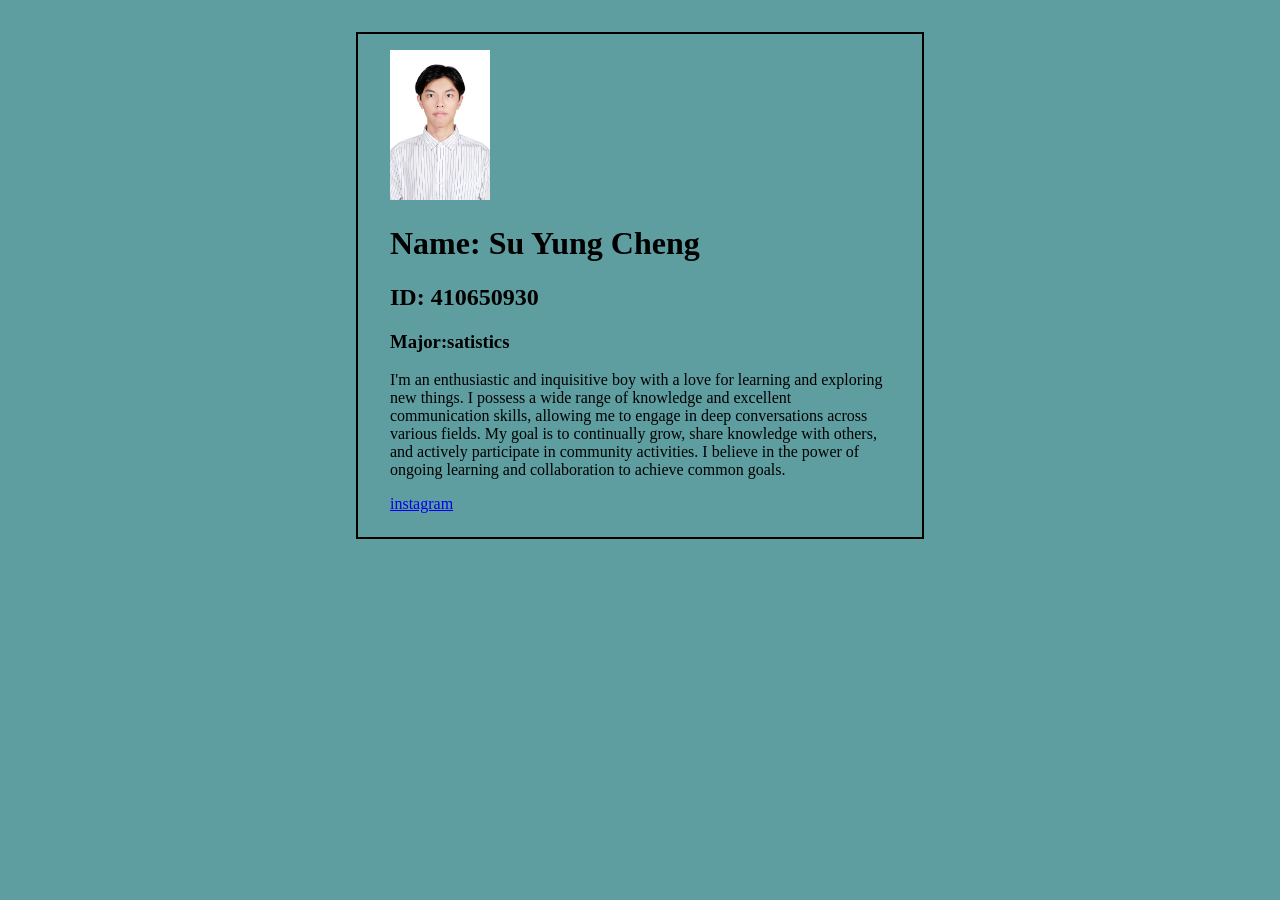
<file: demo/w01_410650930/index.html>
<!DOCTYPE html>
<html lang="en">
<head>
    <meta charset="UTF-8">
    <meta name="viewport" content="width=device-width, initial-scale=1.0">
    <title>My introduction</title>
    <style>
        body{background-color: cadetblue;}
        .container{
            max-width: 500px;
            border: 2px solid black;
            padding: 1rem 2rem 1.5rem;
            margin: 2rem auto;
        }
    </style>
</head>
<body>
    <div class="container">
        <img src="./48F4E66E-2CC8-4FEB-84D4-91986CFDBAF8.jpg" alt="" width="100"> 
        <h1>Name: Su Yung Cheng</h1>
        <h2>ID: 410650930</h2>
        <h3>Major:satistics</h3>
          <p>I'm an enthusiastic and inquisitive boy 
            with a love for learning and exploring 
            new things. I possess a wide range of 
            knowledge and excellent communication 
            skills, allowing me to engage in deep 
            conversations across various fields. 
            My goal is to continually grow, share 
            knowledge with others, and actively 
            participate in community activities. 
            I believe in the power of ongoing 
            learning and collaboration to achieve 
            common goals.
       
          </p>
        <a href="https://www.instagram.com/ychen_1229/">instagram</a> 
    </div>
 
</body>
</html>
</file>
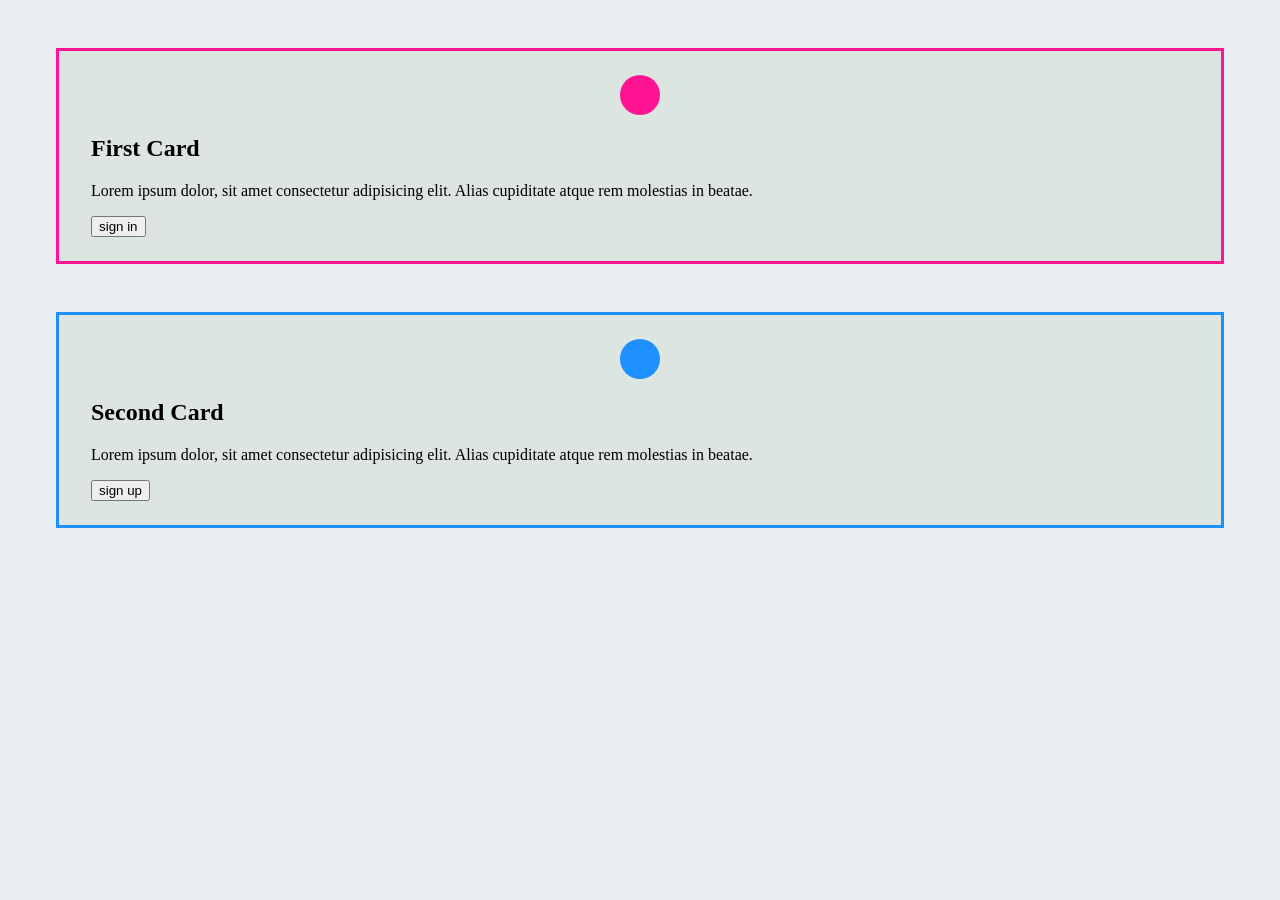
<file: demo/w03_410650930_card_demo/index.html>
<!DOCTYPE html>
<html lang="en">
<head>
    <meta charset="UTF-8">
    <meta name="viewport" content="width=device-width, initial-scale=1.0">
    <title>Card Demo</title>
    <link rel="stylesheet" href="./style_410650930.css">
</head>
<body>
   <div class="card card-1">
    <div class="icon"></div>
    <h2>First Card</h2>
    <p>Lorem ipsum dolor, sit amet consectetur adipisicing elit. 
        Alias cupiditate atque rem molestias in beatae.
    </p>
    <button class="btn">sign in</button>
   </div>

   <div class="card card-2">
    <div class="icon"></div>
    <h2>Second Card</h2>
    <p>Lorem ipsum dolor, sit amet consectetur adipisicing elit. 
        Alias cupiditate atque rem molestias in beatae.
    </p>
    <button class="btn">sign up</button>
   </div>
</body>
</html>
</file>
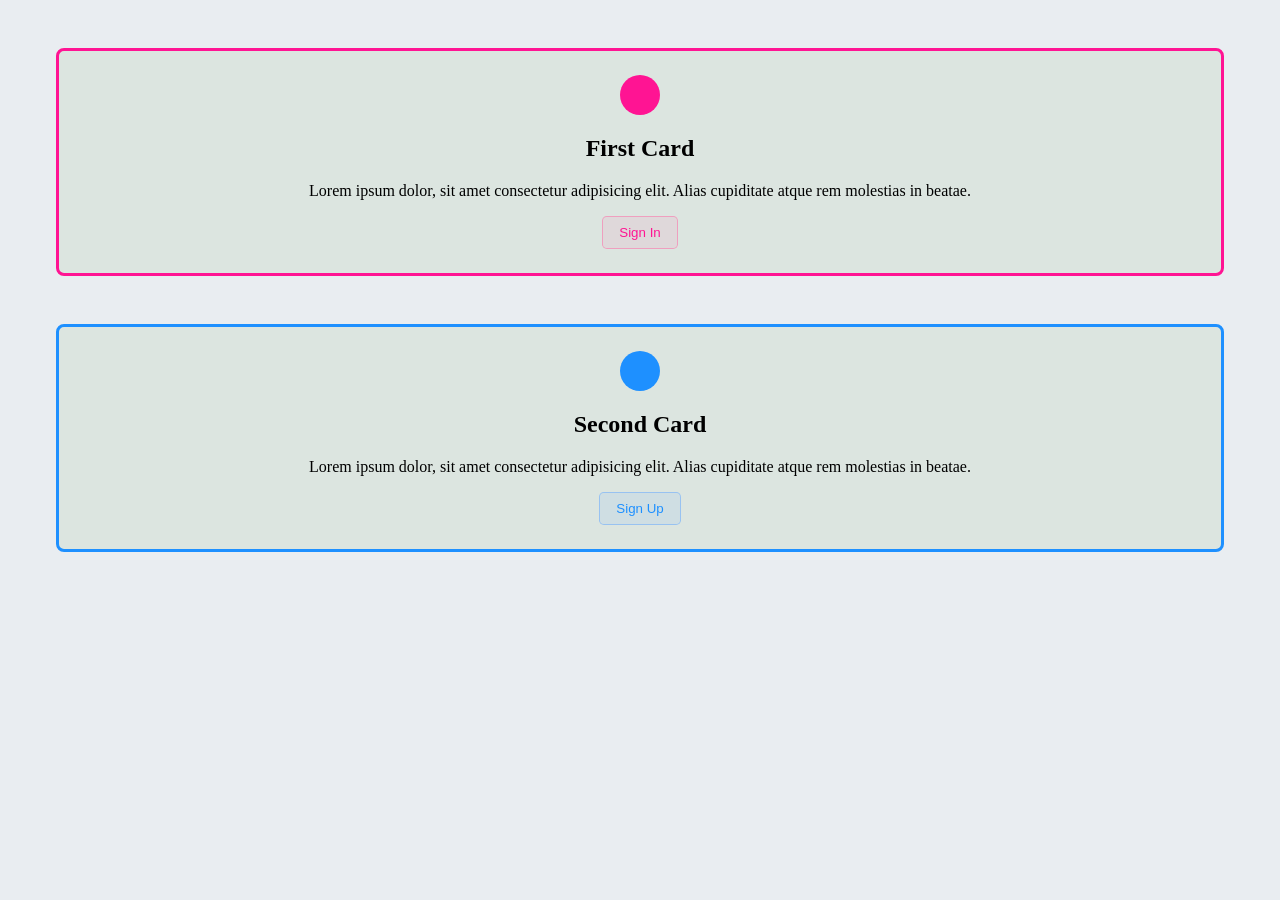
<file: demo/w04_410650930_card_demo copy/index.html>
<!DOCTYPE html>
<html lang="en">
<head>
    <meta charset="UTF-8">
    <meta name="viewport" content="width=device-width, initial-scale=1.0">
    <title>Card Demo</title>
    <link rel="stylesheet" href="./style_410650930.css">
</head>
<body>
   <div class="card card-1">
    <div class="icon"></div>
    <h2>First Card</h2>
    <p>Lorem ipsum dolor, sit amet consectetur adipisicing elit. 
        Alias cupiditate atque rem molestias in beatae.
    </p>
    <button class="btn btn-1">sign in</button>
   </div>

   <div class="card card-2">
    <div class="icon"></div>
    <h2>Second Card</h2>
    <p>Lorem ipsum dolor, sit amet consectetur adipisicing elit. 
        Alias cupiditate atque rem molestias in beatae.
    </p>
    <button class="btn btn-2">sign up</button>
   </div>
</body>
</html>
</file>
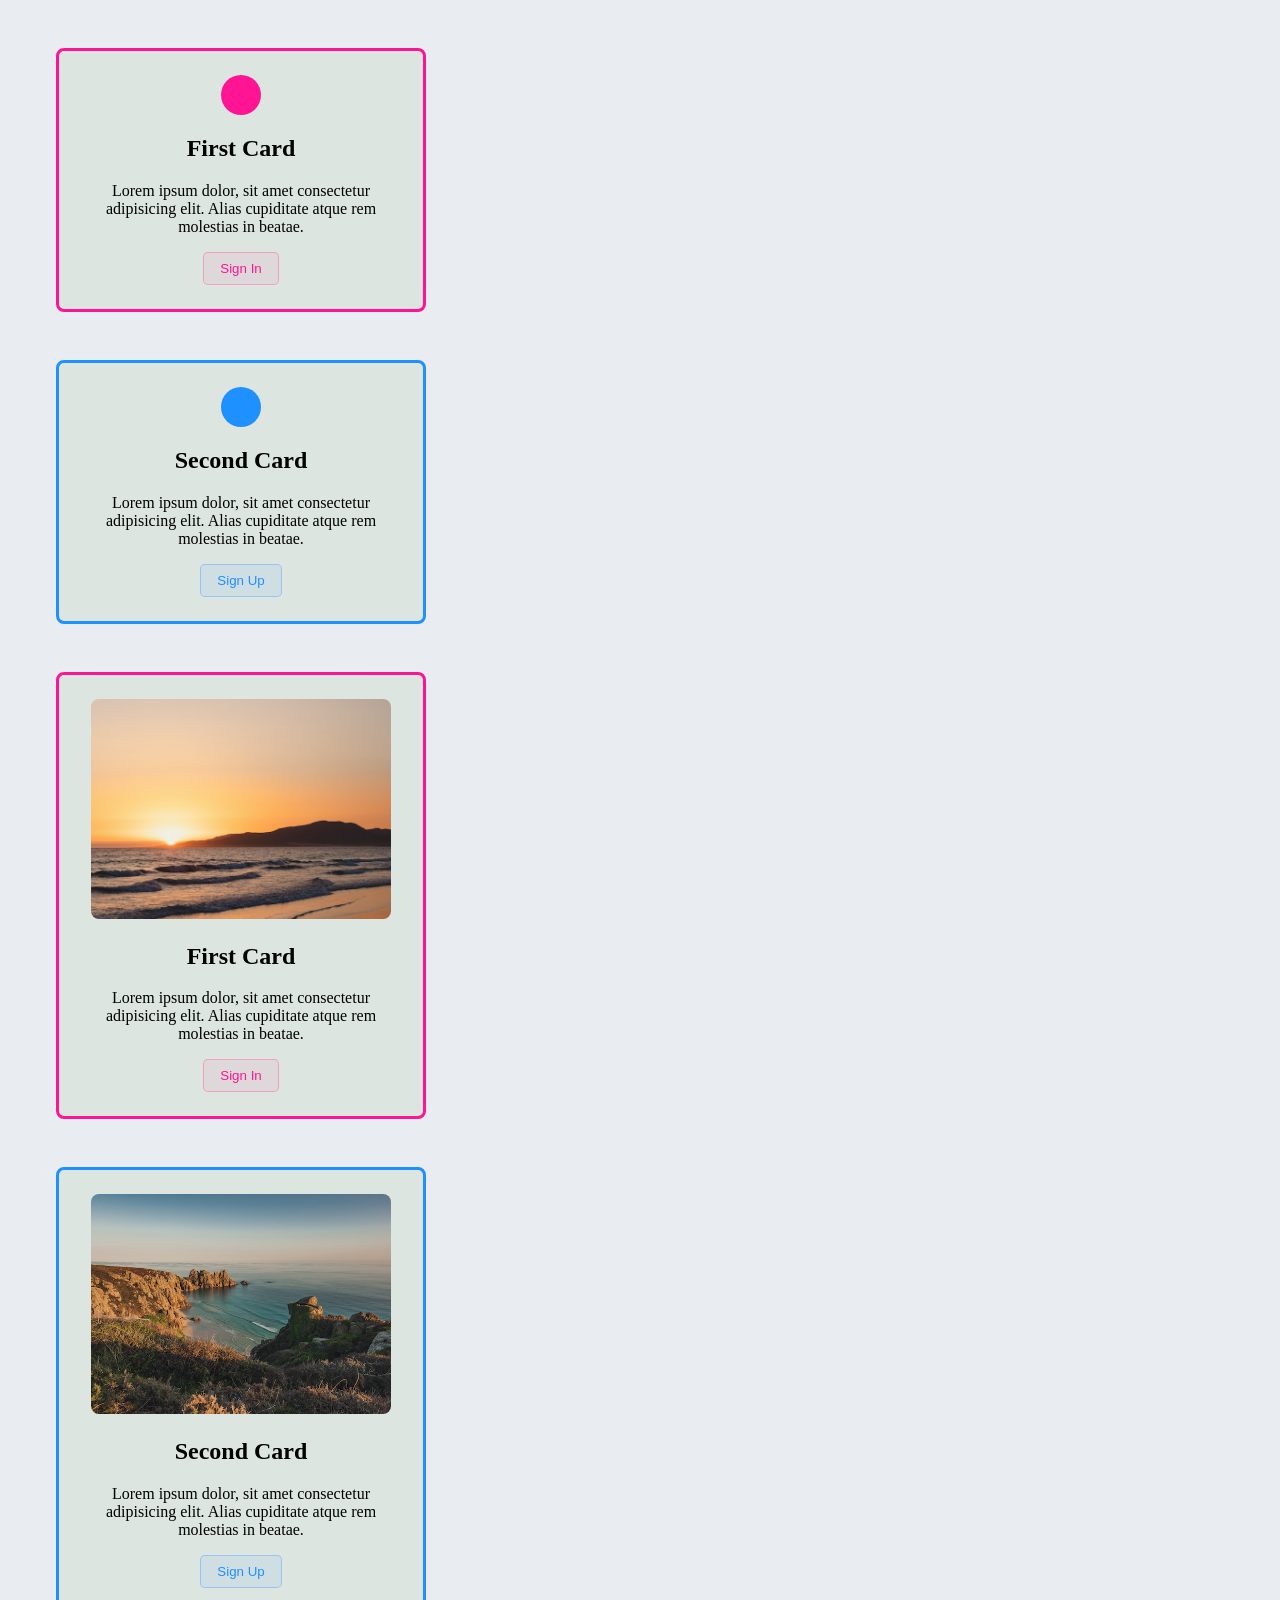
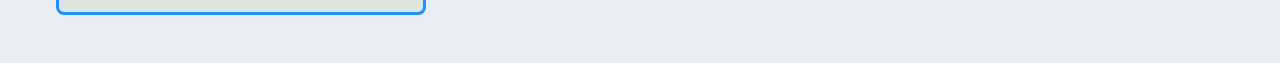
<file: demo/w04_410650930_card_demo/index.html>
<!DOCTYPE html>
<html lang="en">
<head>
    <meta charset="UTF-8">
    <meta name="viewport" content="width=device-width, initial-scale=1.0">
    <title>Card Demo</title>
    <link rel="stylesheet" href="./style_410650930.css">
</head>
<body>
    <div>
        <div class="card card-1">
            <div class="icon"></div>
            <h2>First Card</h2>
            <p>Lorem ipsum dolor, sit amet consectetur adipisicing elit. 
                Alias cupiditate atque rem molestias in beatae.
            </p>
            <button class="btn btn-1">sign in</button>
           </div>
           <div class="card card-2">
            <div class="icon"></div>
            <h2>Second Card</h2>
            <p>Lorem ipsum dolor, sit amet consectetur adipisicing elit. 
                Alias cupiditate atque rem molestias in beatae.
            </p>
            <button class="btn btn-2">sign up</button>
           </div>
    </div>
    <div>
        <div class="card card-1">
            <!-- <div class="icon"></div> -->
            <img src="./image/photo-1.jpg"class="img" alt="">
            <h2>First Card</h2>
            <p>Lorem ipsum dolor, sit amet consectetur adipisicing elit. 
                Alias cupiditate atque rem molestias in beatae.
            </p>
            <button class="btn btn-1">sign in</button>
           </div>
           <div class="card card-2">
            <!-- <div class="icon"></div> -->
            <img src="./image/photo-2.jpg" class="img">
            <h2>Second Card</h2>
            <p>Lorem ipsum dolor, sit amet consectetur adipisicing elit. 
                Alias cupiditate atque rem molestias in beatae.
            </p>
            <button class="btn btn-2">sign up</button>
           </div>
    </div>
</body>
</html>
</file>
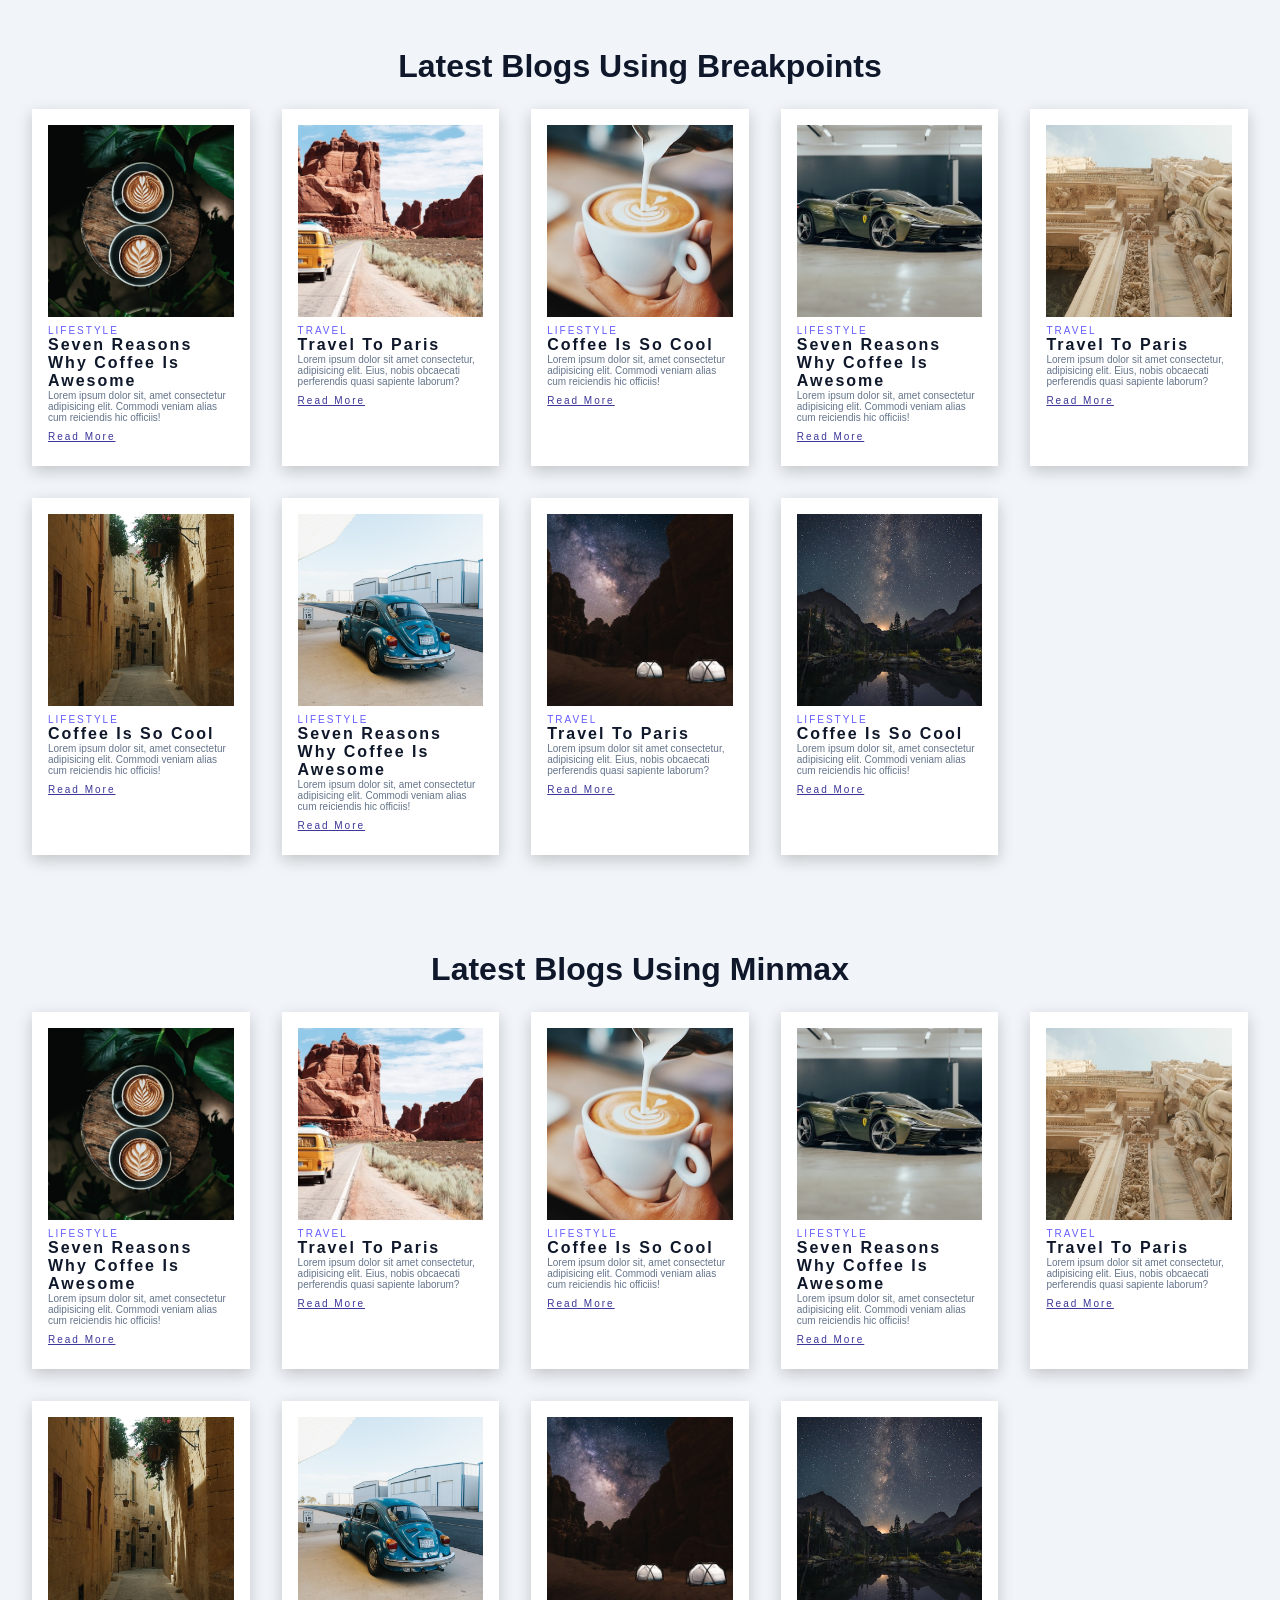
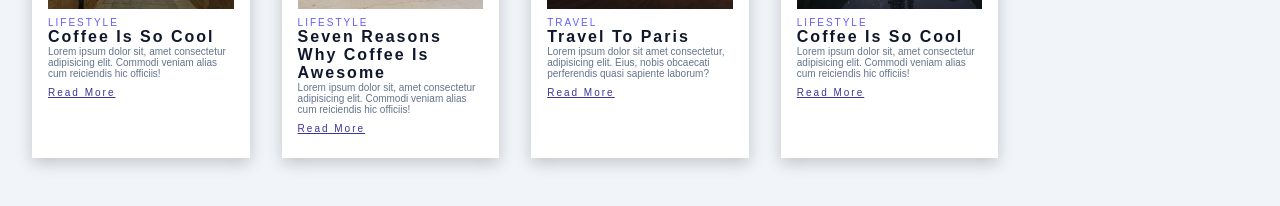
<file: demo/w06_410650930_blog/index.html>
<!DOCTYPE html>
<html lang="en">
  <head>
    <meta charset="UTF-8">
    <meta name="viewport" content="width=device-width, initial-scale=1.0">
    <link rel="stylesheet" href="./style_410650930.css">
    <title>Blog Demo</title>
  </head>
  <body>
    <section class="blogs">
        <div class="section-title">
          <h2>latest blogs using breakpoints</h2>
        </div>
        <div class="blogs-center">
            <article class="blog">
             <img src="./images/photo-1.jpg"class="img" alt="photo">
                <div class="blog-content">
                  <span>lifestyle</span>
                  <h3>seven reasons why coffee is awesome</h3>
                  <p>
                  Lorem ipsum dolor sit, amet consectetur adipisicing elit. 
                  Commodi veniam alias cum reiciendis hic officiis!
                  </p>
                  <a href="#">read more</a>
                </div>
            </article>
            <article class="blog">
                <img src="./images/photo-2.jpg"class="img" alt="photo">
                <div class="blog-content">
                    <span>travel</span>
                    <h3>travel to paris</h3>
                    <p>
                     Lorem ipsum dolor sit amet consectetur, adipisicing elit. 
                     Eius, nobis obcaecati perferendis quasi sapiente laborum?
                    </p>
                    <a href="#">read more</a>
                </div>
            </article>
            <article class="blog">
                <img src="./images/photo-3.jpg"class="img" alt="photo">
                   <div class="blog-content">
                     <span>lifestyle</span>
                     <h3>coffee is so cool</h3>
                     <p>
                     Lorem ipsum dolor sit, amet consectetur adipisicing elit. 
                     Commodi veniam alias cum reiciendis hic officiis!
                     </p>
                     <a href="#">read more</a>
                   </div>
            </article>
            <article class="blog">
                <img src="./images/photo-4.jpg"class="img" alt="photo">
                   <div class="blog-content">
                     <span>lifestyle</span>
                     <h3>seven reasons why coffee is awesome</h3>
                     <p>
                     Lorem ipsum dolor sit, amet consectetur adipisicing elit. 
                     Commodi veniam alias cum reiciendis hic officiis!
                     </p>
                     <a href="#">read more</a>
                   </div>
            </article>
            <article class="blog">
                   <img src="./images/photo-5.jpg"class="img" alt="photo">
                   <div class="blog-content">
                       <span>travel</span>
                       <h3>travel to paris</h3>
                       <p>
                        Lorem ipsum dolor sit amet consectetur, adipisicing elit. 
                        Eius, nobis obcaecati perferendis quasi sapiente laborum?
                       </p>
                       <a href="#">read more</a>
                   </div>
            </article>
            <article class="blog">
                   <img src="./images/photo-6.jpg"class="img" alt="photo">
                      <div class="blog-content">
                        <span>lifestyle</span>
                        <h3>coffee is so cool</h3>
                        <p>
                        Lorem ipsum dolor sit, amet consectetur adipisicing elit. 
                        Commodi veniam alias cum reiciendis hic officiis!
                        </p>
                        <a href="#">read more</a>
                      </div>
            </article>
            <article class="blog">
                <img src="./images/photo-7.jpg"class="img" alt="photo">
                   <div class="blog-content">
                     <span>lifestyle</span>
                     <h3>seven reasons why coffee is awesome</h3>
                     <p>
                     Lorem ipsum dolor sit, amet consectetur adipisicing elit. 
                     Commodi veniam alias cum reiciendis hic officiis!
                     </p>
                     <a href="#">read more</a>
                   </div>
            </article>
            <article class="blog">
                   <img src="./images/photo-8.jpg"class="img" alt="photo">
                   <div class="blog-content">
                       <span>travel</span>
                       <h3>travel to paris</h3>
                       <p>
                        Lorem ipsum dolor sit amet consectetur, adipisicing elit. 
                        Eius, nobis obcaecati perferendis quasi sapiente laborum?
                       </p>
                       <a href="#">read more</a>
                   </div>
            </article>
            <article class="blog">
                   <img src="./images/photo-9.jpg"class="img" alt="photo">
                      <div class="blog-content">
                        <span>lifestyle</span>
                        <h3>coffee is so cool</h3>
                        <p>
                        Lorem ipsum dolor sit, amet consectetur adipisicing elit. 
                        Commodi veniam alias cum reiciendis hic officiis!
                        </p>
                        <a href="#">read more</a>
                      </div>
            </article>   
        </div>
    </section>  
    <section class="blogs">
      <div class="section-title">
        <h2>latest blogs using minmax</h2>
      </div>
      <div class="blogs-center2">
          <article class="blog">
           <img src="./images/photo-1.jpg"class="img" alt="photo">
              <div class="blog-content">
                <span>lifestyle</span>
                <h3>seven reasons why coffee is awesome</h3>
                <p>
                Lorem ipsum dolor sit, amet consectetur adipisicing elit. 
                Commodi veniam alias cum reiciendis hic officiis!
                </p>
                <a href="#">read more</a>
              </div>
          </article>
          <article class="blog">
              <img src="./images/photo-2.jpg"class="img" alt="photo">
              <div class="blog-content">
                  <span>travel</span>
                  <h3>travel to paris</h3>
                  <p>
                   Lorem ipsum dolor sit amet consectetur, adipisicing elit. 
                   Eius, nobis obcaecati perferendis quasi sapiente laborum?
                  </p>
                  <a href="#">read more</a>
              </div>
          </article>
          <article class="blog">
              <img src="./images/photo-3.jpg"class="img" alt="photo">
                 <div class="blog-content">
                   <span>lifestyle</span>
                   <h3>coffee is so cool</h3>
                   <p>
                   Lorem ipsum dolor sit, amet consectetur adipisicing elit. 
                   Commodi veniam alias cum reiciendis hic officiis!
                   </p>
                   <a href="#">read more</a>
                 </div>
          </article>
          <article class="blog">
              <img src="./images/photo-4.jpg"class="img" alt="photo">
                 <div class="blog-content">
                   <span>lifestyle</span>
                   <h3>seven reasons why coffee is awesome</h3>
                   <p>
                   Lorem ipsum dolor sit, amet consectetur adipisicing elit. 
                   Commodi veniam alias cum reiciendis hic officiis!
                   </p>
                   <a href="#">read more</a>
                 </div>
          </article>
          <article class="blog">
                 <img src="./images/photo-5.jpg"class="img" alt="photo">
                 <div class="blog-content">
                     <span>travel</span>
                     <h3>travel to paris</h3>
                     <p>
                      Lorem ipsum dolor sit amet consectetur, adipisicing elit. 
                      Eius, nobis obcaecati perferendis quasi sapiente laborum?
                     </p>
                     <a href="#">read more</a>
                 </div>
          </article>
          <article class="blog">
                 <img src="./images/photo-6.jpg"class="img" alt="photo">
                    <div class="blog-content">
                      <span>lifestyle</span>
                      <h3>coffee is so cool</h3>
                      <p>
                      Lorem ipsum dolor sit, amet consectetur adipisicing elit. 
                      Commodi veniam alias cum reiciendis hic officiis!
                      </p>
                      <a href="#">read more</a>
                    </div>
          </article>
          <article class="blog">
              <img src="./images/photo-7.jpg"class="img" alt="photo">
                 <div class="blog-content">
                   <span>lifestyle</span>
                   <h3>seven reasons why coffee is awesome</h3>
                   <p>
                   Lorem ipsum dolor sit, amet consectetur adipisicing elit. 
                   Commodi veniam alias cum reiciendis hic officiis!
                   </p>
                   <a href="#">read more</a>
                 </div>
          </article>
          <article class="blog">
                 <img src="./images/photo-8.jpg"class="img" alt="photo">
                 <div class="blog-content">
                     <span>travel</span>
                     <h3>travel to paris</h3>
                     <p>
                      Lorem ipsum dolor sit amet consectetur, adipisicing elit. 
                      Eius, nobis obcaecati perferendis quasi sapiente laborum?
                     </p>
                     <a href="#">read more</a>
                 </div>
          </article>
          <article class="blog">
                 <img src="./images/photo-9.jpg"class="img" alt="photo">
                    <div class="blog-content">
                      <span>lifestyle</span>
                      <h3>coffee is so cool</h3>
                      <p>
                      Lorem ipsum dolor sit, amet consectetur adipisicing elit. 
                      Commodi veniam alias cum reiciendis hic officiis!
                      </p>
                      <a href="#">read more</a>
                    </div>
          </article>   
      </div>
  </section>     
  </body>
</html>
</file>
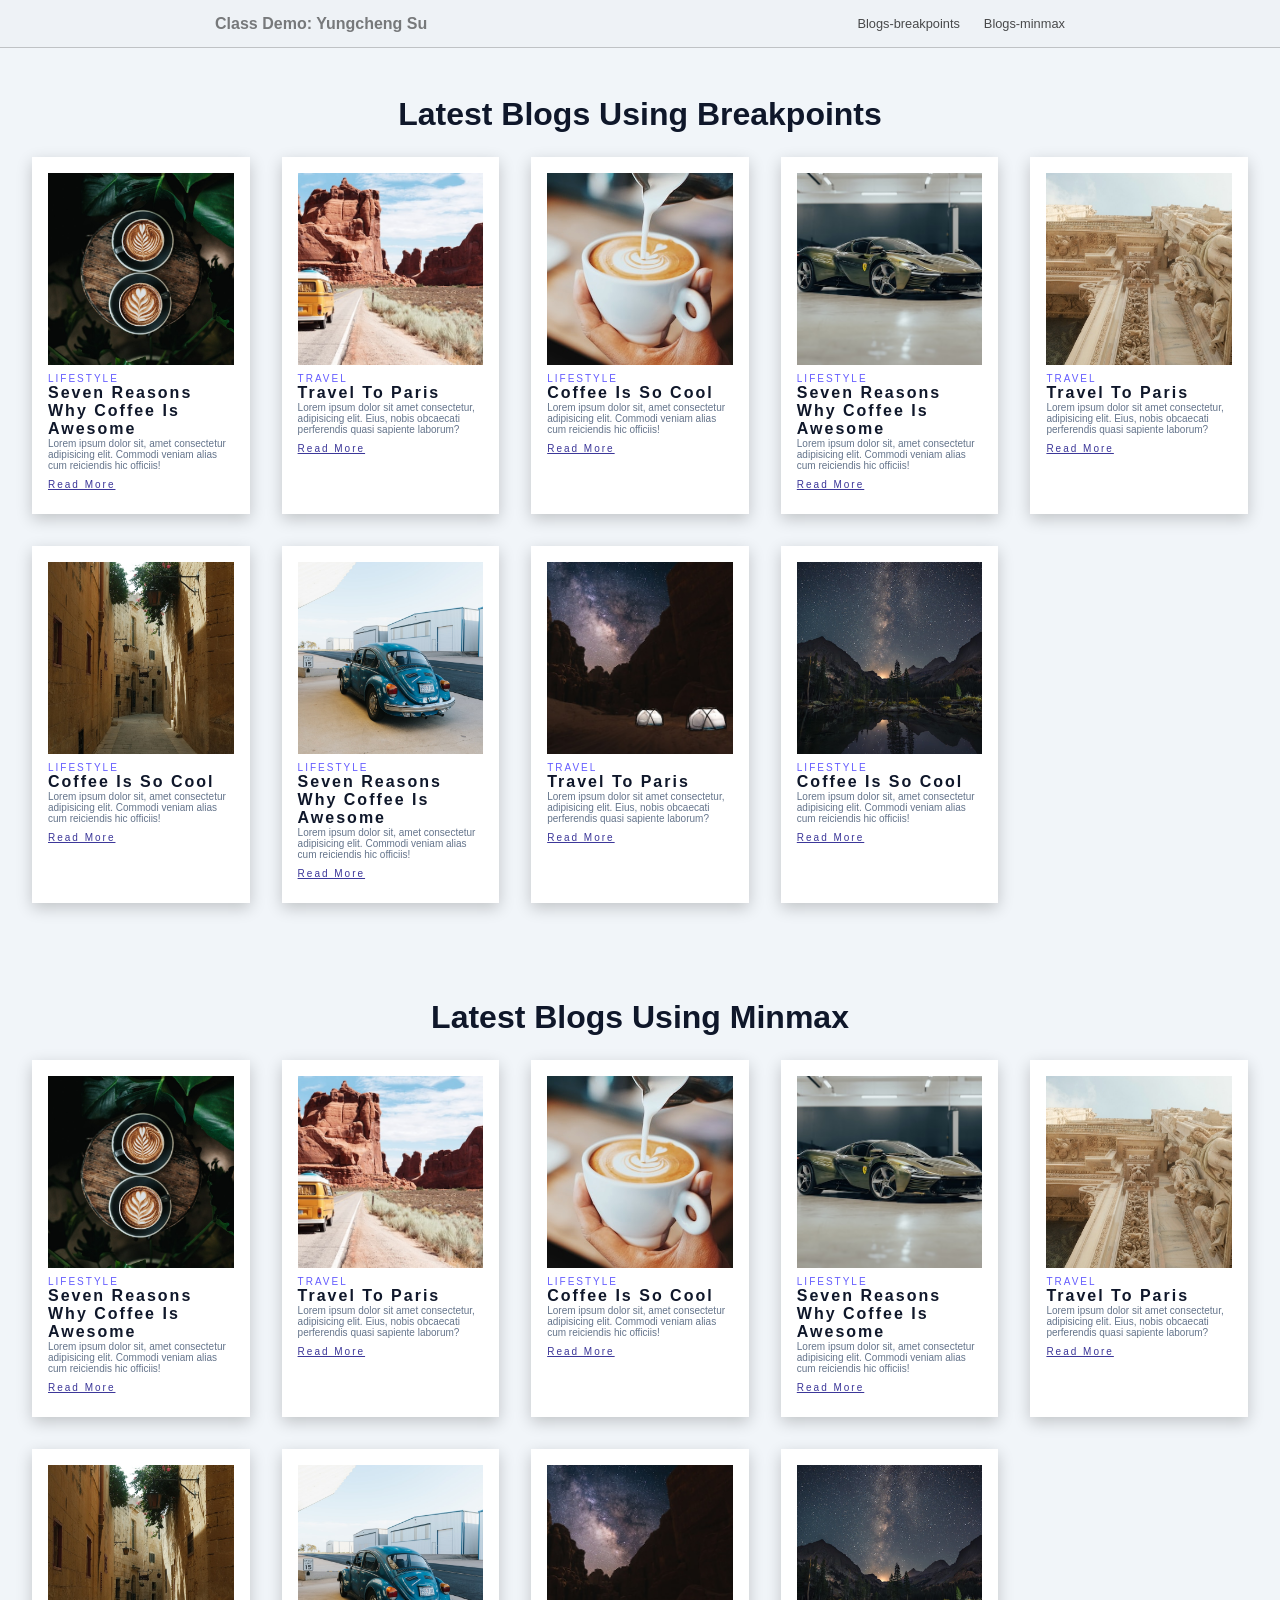
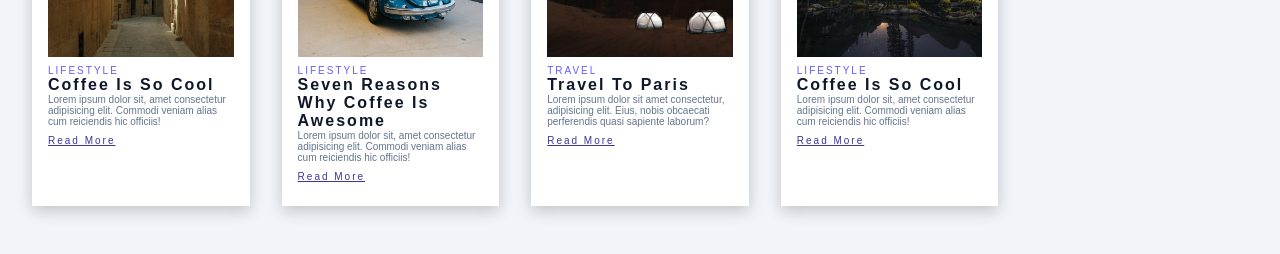
<file: demo/w08_410650930_landing page/index.html>
<!DOCTYPE html>
<html lang="en">
<head>
    <meta charset="UTF-8">
    <meta name="viewport" content="width=device-width, initial-scale=1.0">
    <link rel="stylesheet" href="./style_410650930.css">
    <title>landing Demo</title>
</head>
<body>
    <nav class="nav">
        <div class="nav-center">  
            <div class="nav-header">
                <h4>Class Demo: Yungcheng Su</h4>
            </div>
            <ul class="nav-links">
                <li>
                    <a href="#section-blogs-breakpoints">Blogs-breakpoints</a>
                </li>
                <li>
                    <a href="#section-blogs-minmax">Blogs-minmax</a>
                </li>    
            </ul>
        </div>
    </nav>
    <section class="blogs" id="section-blogs-breakpoints">
        <div class="section-title">
          <h2>latest blogs using breakpoints</h2>
        </div>
        <div class="blogs-center">
            <article class="blog">
             <img src="./images/photo-1.jpg"class="img" alt="photo">
                <div class="blog-content">
                  <span>lifestyle</span>
                  <h3>seven reasons why coffee is awesome</h3>
                  <p>
                  Lorem ipsum dolor sit, amet consectetur adipisicing elit. 
                  Commodi veniam alias cum reiciendis hic officiis!
                  </p>
                  <a href="#">read more</a>
                </div>
            </article>
            <article class="blog">
                <img src="./images/photo-2.jpg"class="img" alt="photo">
                <div class="blog-content">
                    <span>travel</span>
                    <h3>travel to paris</h3>
                    <p>
                     Lorem ipsum dolor sit amet consectetur, adipisicing elit. 
                     Eius, nobis obcaecati perferendis quasi sapiente laborum?
                    </p>
                    <a href="#">read more</a>
                </div>
            </article>
            <article class="blog">
                <img src="./images/photo-3.jpg"class="img" alt="photo">
                   <div class="blog-content">
                     <span>lifestyle</span>
                     <h3>coffee is so cool</h3>
                     <p>
                     Lorem ipsum dolor sit, amet consectetur adipisicing elit. 
                     Commodi veniam alias cum reiciendis hic officiis!
                     </p>
                     <a href="#">read more</a>
                   </div>
            </article>
            <article class="blog">
                <img src="./images/photo-4.jpg"class="img" alt="photo">
                   <div class="blog-content">
                     <span>lifestyle</span>
                     <h3>seven reasons why coffee is awesome</h3>
                     <p>
                     Lorem ipsum dolor sit, amet consectetur adipisicing elit. 
                     Commodi veniam alias cum reiciendis hic officiis!
                     </p>
                     <a href="#">read more</a>
                   </div>
            </article>
            <article class="blog">
                   <img src="./images/photo-5.jpg"class="img" alt="photo">
                   <div class="blog-content">
                       <span>travel</span>
                       <h3>travel to paris</h3>
                       <p>
                        Lorem ipsum dolor sit amet consectetur, adipisicing elit. 
                        Eius, nobis obcaecati perferendis quasi sapiente laborum?
                       </p>
                       <a href="#">read more</a>
                   </div>
            </article>
            <article class="blog">
                   <img src="./images/photo-6.jpg"class="img" alt="photo">
                      <div class="blog-content">
                        <span>lifestyle</span>
                        <h3>coffee is so cool</h3>
                        <p>
                        Lorem ipsum dolor sit, amet consectetur adipisicing elit. 
                        Commodi veniam alias cum reiciendis hic officiis!
                        </p>
                        <a href="#">read more</a>
                      </div>
            </article>
            <article class="blog">
                <img src="./images/photo-7.jpg"class="img" alt="photo">
                   <div class="blog-content">
                     <span>lifestyle</span>
                     <h3>seven reasons why coffee is awesome</h3>
                     <p>
                     Lorem ipsum dolor sit, amet consectetur adipisicing elit. 
                     Commodi veniam alias cum reiciendis hic officiis!
                     </p>
                     <a href="#">read more</a>
                   </div>
            </article>
            <article class="blog">
                   <img src="./images/photo-8.jpg"class="img" alt="photo">
                   <div class="blog-content">
                       <span>travel</span>
                       <h3>travel to paris</h3>
                       <p>
                        Lorem ipsum dolor sit amet consectetur, adipisicing elit. 
                        Eius, nobis obcaecati perferendis quasi sapiente laborum?
                       </p>
                       <a href="#">read more</a>
                   </div>
            </article>
            <article class="blog">
                   <img src="./images/photo-9.jpg"class="img" alt="photo">
                      <div class="blog-content">
                        <span>lifestyle</span>
                        <h3>coffee is so cool</h3>
                        <p>
                        Lorem ipsum dolor sit, amet consectetur adipisicing elit. 
                        Commodi veniam alias cum reiciendis hic officiis!
                        </p>
                        <a href="#">read more</a>
                      </div>
            </article>   
        </div>
    </section>  
    <section class="blogs" id="section-blogs-minmax">
      <div class="section-title">
        <h2>latest blogs using minmax</h2>
      </div>
      <div class="blogs-center2">
          <article class="blog">
           <img src="./images/photo-1.jpg"class="img" alt="photo">
              <div class="blog-content">
                <span>lifestyle</span>
                <h3>seven reasons why coffee is awesome</h3>
                <p>
                Lorem ipsum dolor sit, amet consectetur adipisicing elit. 
                Commodi veniam alias cum reiciendis hic officiis!
                </p>
                <a href="#">read more</a>
              </div>
          </article>
          <article class="blog">
              <img src="./images/photo-2.jpg"class="img" alt="photo">
              <div class="blog-content">
                  <span>travel</span>
                  <h3>travel to paris</h3>
                  <p>
                   Lorem ipsum dolor sit amet consectetur, adipisicing elit. 
                   Eius, nobis obcaecati perferendis quasi sapiente laborum?
                  </p>
                  <a href="#">read more</a>
              </div>
          </article>
          <article class="blog">
              <img src="./images/photo-3.jpg"class="img" alt="photo">
                 <div class="blog-content">
                   <span>lifestyle</span>
                   <h3>coffee is so cool</h3>
                   <p>
                   Lorem ipsum dolor sit, amet consectetur adipisicing elit. 
                   Commodi veniam alias cum reiciendis hic officiis!
                   </p>
                   <a href="#">read more</a>
                 </div>
          </article>
          <article class="blog">
              <img src="./images/photo-4.jpg"class="img" alt="photo">
                 <div class="blog-content">
                   <span>lifestyle</span>
                   <h3>seven reasons why coffee is awesome</h3>
                   <p>
                   Lorem ipsum dolor sit, amet consectetur adipisicing elit. 
                   Commodi veniam alias cum reiciendis hic officiis!
                   </p>
                   <a href="#">read more</a>
                 </div>
          </article>
          <article class="blog">
                 <img src="./images/photo-5.jpg"class="img" alt="photo">
                 <div class="blog-content">
                     <span>travel</span>
                     <h3>travel to paris</h3>
                     <p>
                      Lorem ipsum dolor sit amet consectetur, adipisicing elit. 
                      Eius, nobis obcaecati perferendis quasi sapiente laborum?
                     </p>
                     <a href="#">read more</a>
                 </div>
          </article>
          <article class="blog">
                 <img src="./images/photo-6.jpg"class="img" alt="photo">
                    <div class="blog-content">
                      <span>lifestyle</span>
                      <h3>coffee is so cool</h3>
                      <p>
                      Lorem ipsum dolor sit, amet consectetur adipisicing elit. 
                      Commodi veniam alias cum reiciendis hic officiis!
                      </p>
                      <a href="#">read more</a>
                    </div>
          </article>
          <article class="blog">
              <img src="./images/photo-7.jpg"class="img" alt="photo">
                 <div class="blog-content">
                   <span>lifestyle</span>
                   <h3>seven reasons why coffee is awesome</h3>
                   <p>
                   Lorem ipsum dolor sit, amet consectetur adipisicing elit. 
                   Commodi veniam alias cum reiciendis hic officiis!
                   </p>
                   <a href="#">read more</a>
                 </div>
          </article>
          <article class="blog">
                 <img src="./images/photo-8.jpg"class="img" alt="photo">
                 <div class="blog-content">
                     <span>travel</span>
                     <h3>travel to paris</h3>
                     <p>
                      Lorem ipsum dolor sit amet consectetur, adipisicing elit. 
                      Eius, nobis obcaecati perferendis quasi sapiente laborum?
                     </p>
                     <a href="#">read more</a>
                 </div>
          </article>
          <article class="blog">
                 <img src="./images/photo-9.jpg"class="img" alt="photo">
                    <div class="blog-content">
                      <span>lifestyle</span>
                      <h3>coffee is so cool</h3>
                      <p>
                      Lorem ipsum dolor sit, amet consectetur adipisicing elit. 
                      Commodi veniam alias cum reiciendis hic officiis!
                      </p>
                      <a href="#">read more</a>
                    </div>
          </article>   
      </div>
  </section>     
    <script src="./script_410650930.js"></script>
</body>
</html>
</file>
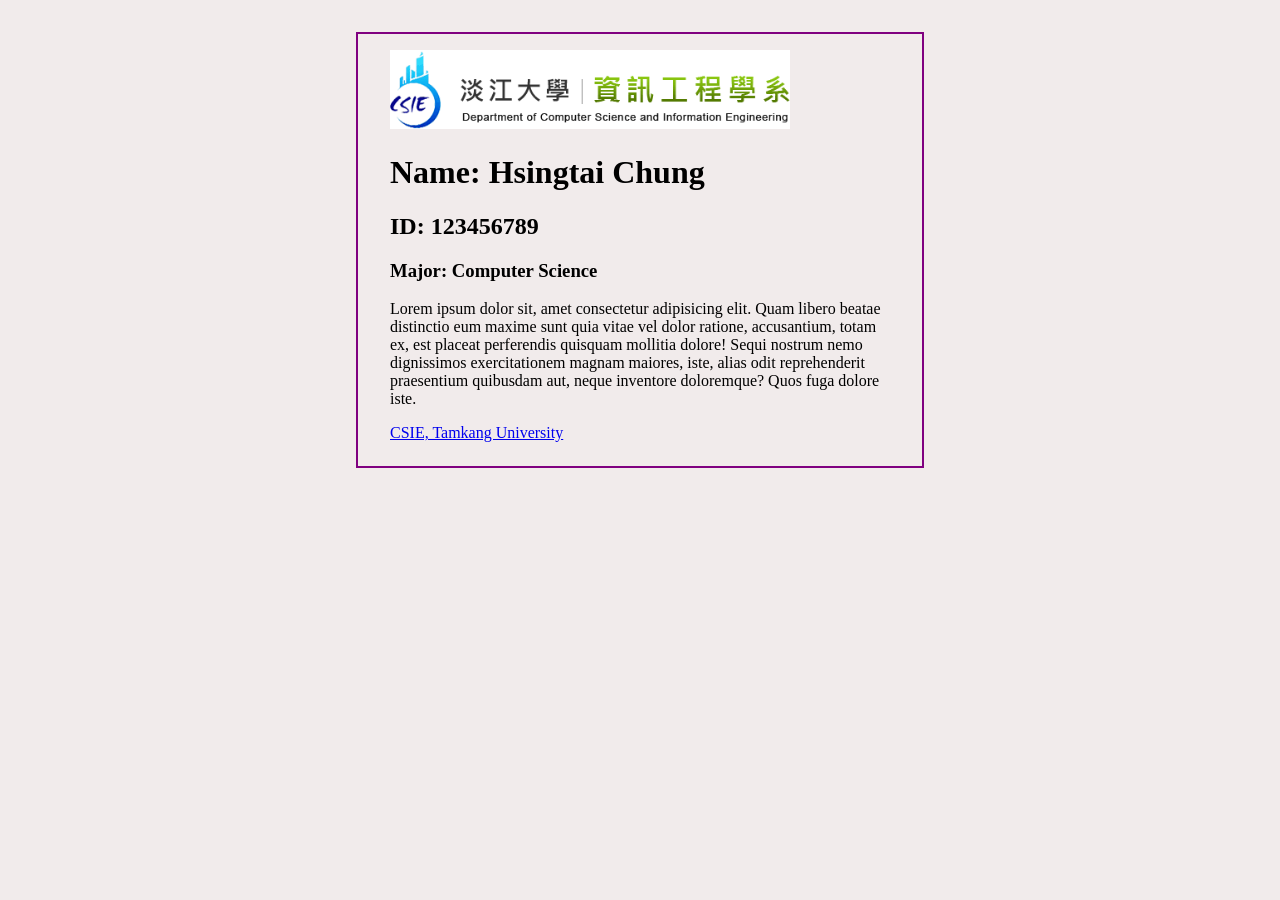
<file: demo/w11_mid-2_410650930/demo/w01_xx_intro/index.html>
<!DOCTYPE html>
<html lang="en">
  <head>
    <meta charset="UTF-8" />
    <meta name="viewport" content="width=device-width, initial-scale=1.0" />
    <title>My Introduction</title>
    <style>
      body {
        background-color: #f1ebeb;
      }
      .container {
        max-width: 500px;
        border: 2px solid purple;
        padding: 1rem 2rem 1.5rem 2rem;
        margin: 2rem auto;
      }
    </style>
  </head>
  <body>
    <div class="container">
      <img src="./csie-tku.png" alt="CSIE, Tamkang" width="400" />
      <h1>Name: Hsingtai Chung</h1>
      <h2>ID: 123456789</h2>
      <h3>Major: Computer Science</h3>
      <p>
        Lorem ipsum dolor sit, amet consectetur adipisicing elit. Quam libero
        beatae distinctio eum maxime sunt quia vitae vel dolor ratione,
        accusantium, totam ex, est placeat perferendis quisquam mollitia dolore!
        Sequi nostrum nemo dignissimos exercitationem magnam maiores, iste,
        alias odit reprehenderit praesentium quibusdam aut, neque inventore
        doloremque? Quos fuga dolore iste.
      </p>
      <a href="http://www.csie.tku.edu.tw/">CSIE, Tamkang University</a>
    </div>
  </body>
</html>
</file>
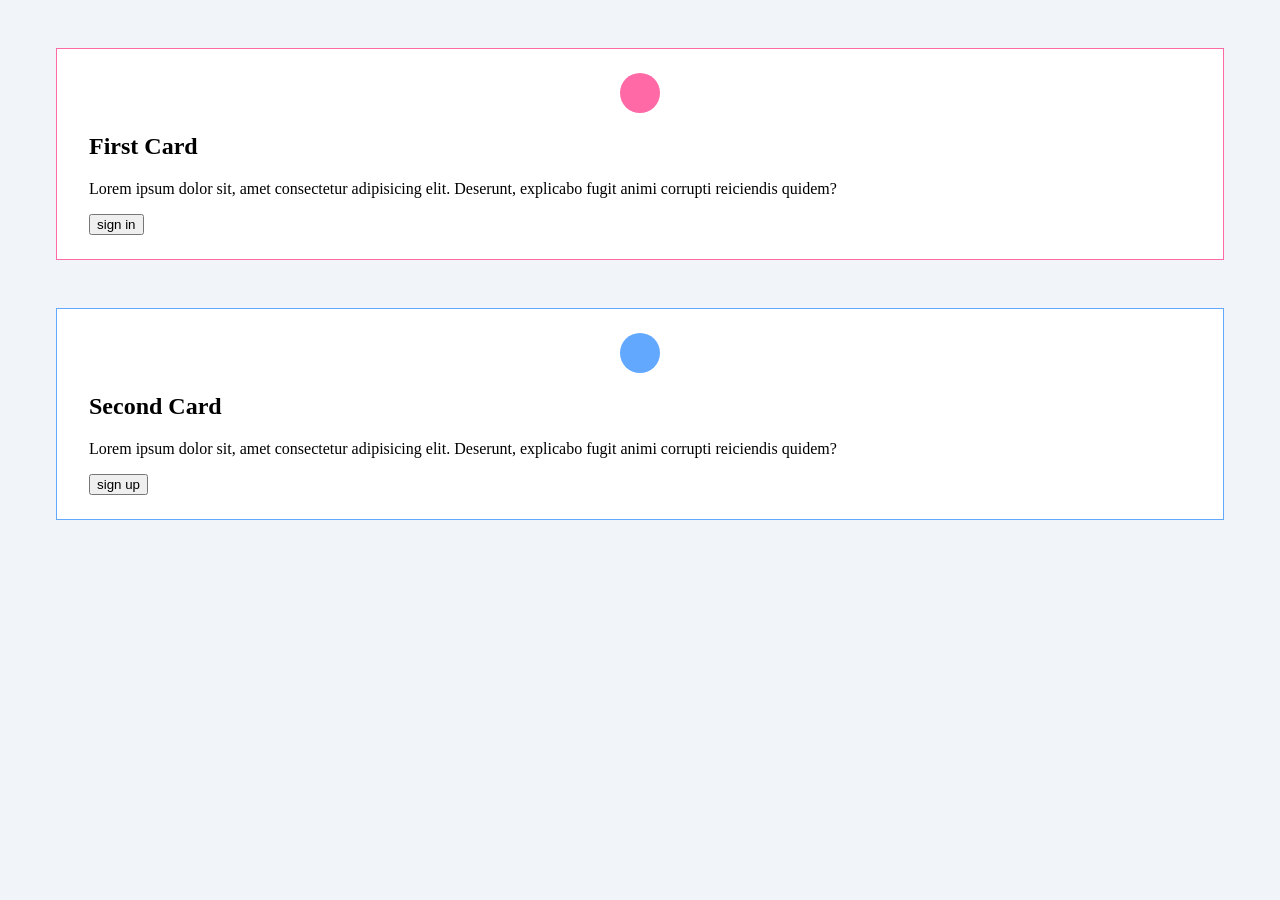
<file: demo/w11_mid-2_410650930/demo/w03_xx_card_demo/index.html>
<!DOCTYPE html>
<html lang="en">
  <head>
    <meta charset="UTF-8" />
    <meta name="viewport" content="width=device-width, initial-scale=1.0" />
    <title>Card Demo</title>
    <link rel="stylesheet" href="./style_xx.css" />
  </head>
  <body>
    <div class="card card-1">
      <div class="icon"></div>
      <h2>First Card</h2>
      <p>
        Lorem ipsum dolor sit, amet consectetur adipisicing elit. Deserunt,
        explicabo fugit animi corrupti reiciendis quidem?
      </p>
      <button class="btn">sign in</button>
    </div>
    <div class="card card-2">
      <div class="icon"></div>
      <h2>Second Card</h2>
      <p>
        Lorem ipsum dolor sit, amet consectetur adipisicing elit. Deserunt,
        explicabo fugit animi corrupti reiciendis quidem?
      </p>
      <button class="btn">sign up</button>
    </div>
  </body>
</html>
</file>
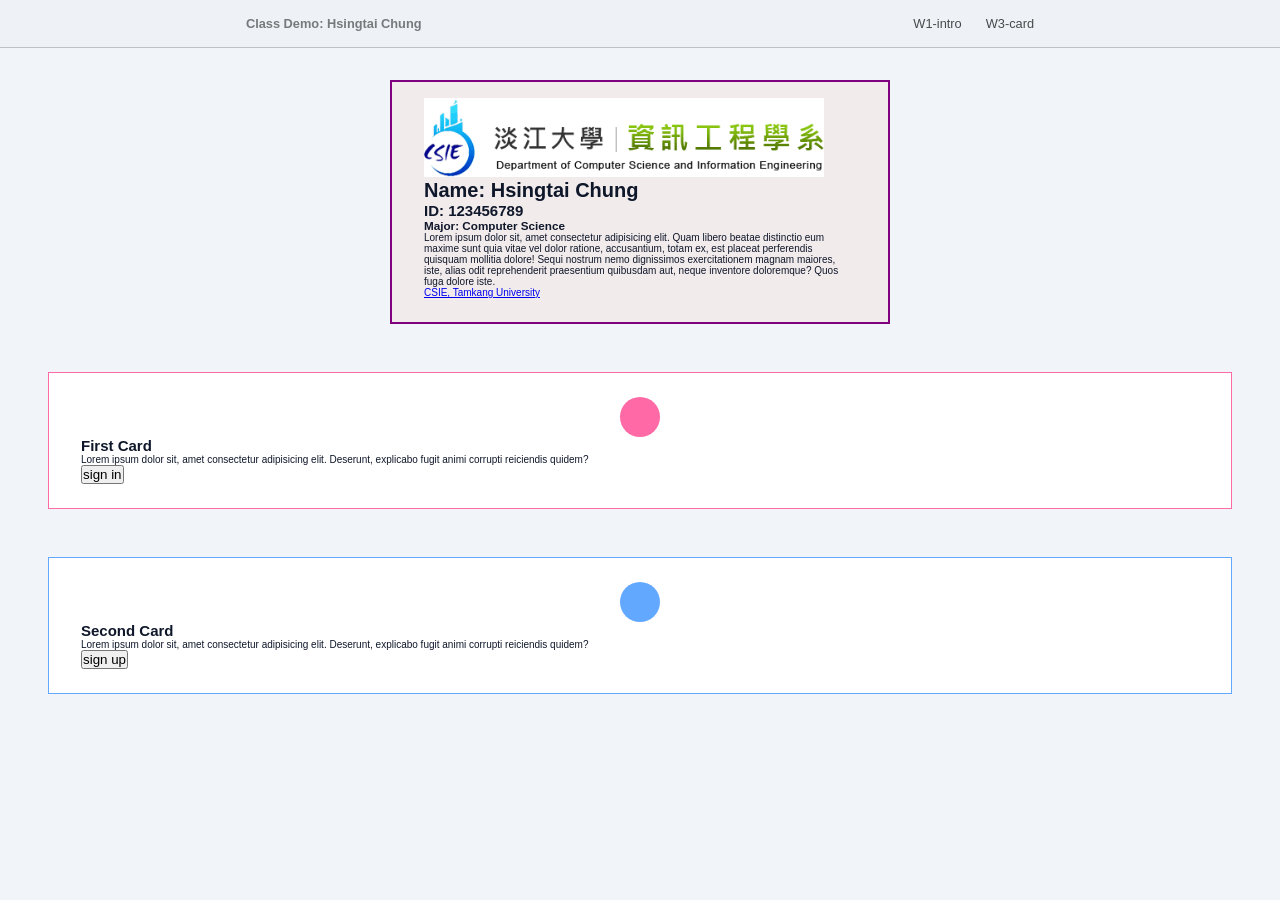
<file: demo/w11_mid-2_410650930/p5_410650930.html>
<!DOCTYPE html>
<html lang="en">
  <head>
    <meta charset="UTF-8" />
    <meta name="viewport" content="width=device-width, initial-scale=1.0" />
    <link rel="stylesheet" href="./p5_410650930.css" />
    <title>Landing Demo</title>
  </head>
  <body>
    <nav class="nav">
      <div class="nav-center">
        <div class="nav-header">
          <h4>Class Demo: Hsingtai Chung</h4>
        </div>
        <ul class="nav-links">
          <li>
            <a href="#w1-intro">W1-intro</a>
          </li>
          <li>
            <a href="#w3-card">W3-card</a>
          </li>
        </ul>
      </div>
    </nav>
    <div class="w1-intro" id="w1-intro">
      <div class="container">
        <img src="./demo/w01_xx_intro/csie-tku.png" alt="CSIE, Tamkang" width="400" />
        <h1>Name: Hsingtai Chung</h1>
        <h2>ID: 123456789</h2>
        <h3>Major: Computer Science</h3>
        <p>
          Lorem ipsum dolor sit, amet consectetur adipisicing elit. Quam libero
          beatae distinctio eum maxime sunt quia vitae vel dolor ratione,
          accusantium, totam ex, est placeat perferendis quisquam mollitia dolore!
          Sequi nostrum nemo dignissimos exercitationem magnam maiores, iste,
          alias odit reprehenderit praesentium quibusdam aut, neque inventore
          doloremque? Quos fuga dolore iste.
        </p>
        <a href="http://www.csie.tku.edu.tw/">CSIE, Tamkang University</a>
      </div>
    </div>
  
    <div class="w3-card" id="w3-card">
      <div class="card card-1">
        <div class="icon"></div>
        <h2>First Card</h2>
        <p>
          Lorem ipsum dolor sit, amet consectetur adipisicing elit. Deserunt,
          explicabo fugit animi corrupti reiciendis quidem?
        </p>
        <button class="btn">sign in</button>
      </div>
      <div class="card card-2">
        <div class="icon"></div>
        <h2>Second Card</h2>
        <p>
          Lorem ipsum dolor sit, amet consectetur adipisicing elit. Deserunt,
          explicabo fugit animi corrupti reiciendis quidem?
        </p>
        <button class="btn">sign up</button>
      </div>
    </div>
    <script src="./p5_410650930.js"></script>
  </body>
</html>
</file>
<file: demo/w03_410650930_card_demo/style_410650930.css>
body {background-color: rgb(233, 237, 241);}

.card {
    background-color: rgb(220, 229, 224);
    border: 3px solid transparent;
    padding: 1.5rem 2rem;
    margin: 3rem;
}
.card-1{
    border-color: deeppink;

}

.card-2{
    border-color: dodgerblue;

}

.icon{
    width: 40px ;
    height: 40px ;
    background: deeppink ;
    border-radius: 50%;
    margin: 0 auto;

}

.card-1 .icon{
    background: deeppink ;
}

.card-2 .icon{
    background: dodgerblue ;
}
</file>
<file: demo/w04_410650930_card_demo copy/style_410650930.css>
body {background-color: rgb(233, 237, 241);}

.card {
    background-color: rgb(220, 229, 224);
    border: 3px solid transparent;
    padding: 1.5rem 2rem;
    margin: 3rem;
    text-align: center;
    border-radius: 0.5rem;
}
.card-1{
    border-color: deeppink;

}

.card-2{
    border-color: dodgerblue;

}

.icon{
    width: 40px ;
    height: 40px ;
    background: deeppink ;
    border-radius: 50%;
    margin: 0 auto;

}

.card-1 .icon{
    background: deeppink ;
}

.card-2 .icon{
    background: dodgerblue ;
}

.btn{
    border: transparent;
    padding: 0.5rem 1rem;
    text-transform: capitalize;
    border-radius: 0.3rem;
}

.btn-1{
    color:deeppink ;
    background-color: rgba(255, 105, 166, 0.1) ;
    border: 1px solid rgba(255, 105, 166, 0.5);
}

.btn-2{
    color: dodgerblue;
    background-color: rgba(99, 168, 255, 0.1) ;
    border: 1px solid rgba(99, 168, 255, 0.5);
}
</file>
<file: demo/w04_410650930_card_demo/style_410650930.css>
body {background-color: rgb(233, 237, 241);}

.card {
    max-width: 300px;
    background-color: rgb(220, 229, 224);
    border: 3px solid transparent;
    padding: 1.5rem 2rem;
    margin: 3rem;
    text-align: center;
    border-radius: 0.5rem;
}
.card-1{
    border-color: deeppink;

}

.card-2{
    border-color: dodgerblue;

}

.icon{
    width: 40px ;
    height: 40px ;
    background: deeppink ;
    border-radius: 50%;
    margin: 0 auto;

}

.card-1 .icon{
    background: deeppink ;
}

.card-2 .icon{
    background: dodgerblue ;
}

.btn{
    border: transparent;
    padding: 0.5rem 1rem;
    text-transform: capitalize;
    border-radius: 0.3rem;
}

.btn-1{
    color:deeppink ;
    background-color: rgba(255, 105, 166, 0.1) ;
    border: 1px solid rgba(255, 105, 166, 0.5);
}

.btn-2{
    color: dodgerblue;
    background-color: rgba(99, 168, 255, 0.1) ;
    border: 1px solid rgba(99, 168, 255, 0.5);
}

.img{
    width: 100%;
    height: 220px;
    object-fit: cover;
    border-radius: 0.5rem;
}
</file>
<file: demo/w06_410650930_blog/style_410650930.css>
*  {
    margin: 0;
    padding: 0;
    box-sizing: border-box;
}

:root {
    --primary: #645cff;
    --primary-dark: #3c3799;
    --grey-light: #f1f5f9;
    --grey: #64748b;
    --grey-dark: #0f172a;
    --letter-spacing: 2px;
}

body {
    background-color: var(--grey-light);
    color: var(--grey-dark);
    font-family: 'Segoe UI', Tahoma, Geneva, Verdana, sans-serif;
    font-size: 10px;
}

.blogs {
    padding: 3rem 0;
}

.img {
    width: 100%;
    height: 12rem;
    display: block;
    object-fit: cover;
}

.section-title  h2 {
    text-align: center;
    text-transform: capitalize;
    margin-bottom: 1.5rem;
    font-size: 2rem;
}

.blogs-center {
    display: grid;
    grid-template-columns: 1fr;
    gap: 2rem;
    padding: 0 2rem;
   
}

.blogs-center2 {
    display: grid;
    grid-template-columns: repeat(auto-fit,minmax(13rem,1fr));
    gap: 2rem;
    padding: 0 2rem;
   
}



.blog {
    background-color: white;
    padding: 1rem;
    box-shadow: 0 5px 15px rgba(0, 0, 0, 0.2);
    max-width: 300px;
}

.blog-content {
    padding: 0.5rem 0;
}

.blog-content span {
    text-transform: uppercase;
    letter-spacing: var(--letter-spacing);
    font-weight: 500;
    color: var(--primary);
    margin-bottom: 0.5rem;
}

.blog-content h3 {
    text-transform: capitalize;
    letter-spacing: var(--letter-spacing);
    font-size: 1rem;
}

.blog-content p {
    color: var(--grey);
    margin-bottom: 0.5rem;
}

.blog-content a {
    text-transform: capitalize;
    color: var(--primary-dark);
    letter-spacing: var(--letter-spacing);
}

@media screen and (min-width: 550px) {
    .blogs-center {
        grid-template-columns: repeat(2, 1fr);
    }
    
}

@media screen and (min-width: 800px) {
    .blogs-center {
        grid-template-columns: repeat(3, 1fr);
    }
    
}

@media screen and (min-width: 992px) {
    .blogs-center {
        grid-template-columns: repeat(4, 1fr);
    }
    
}

@media screen and (min-width: 1200px) {
    .blogs-center {
        grid-template-columns: repeat(5, 1fr);
    }
    
}

@media screen and (min-width: 1400px) {
    .blogs-center {
        grid-template-columns: repeat(6, 1fr);
    }
    
}
</file>
<file: demo/w08_410650930_landing page/style_410650930.css>
*  {
    margin: 0;
    padding: 0;
    box-sizing: border-box;
}

:root {
    --primary: #645cff;
    --primary-dark: #3c3799;
    --grey-light: #f1f5f9;
    --grey: #64748b;
    --grey-dark: #0f172a;
    --letter-spacing: 2px;
}

body {
    background-color: var(--grey-light);
    color: var(--grey-dark);
    font-family: 'Segoe UI', Tahoma, Geneva, Verdana, sans-serif;
    font-size: 10px;
}

li {
    list-style-type: none;
}

/*
***************
nav
***************
*/

.nav {
    display: flex;
    align-items: center;
    height: 3rem;
    background-color:  rgba(0, 0, 0, 0.01);
    border-bottom: 1px solid rgba(0, 0, 0, 0.2);


}


.nav-center {
    display: flex;
    width: 100%;
    justify-content: space-around;
    align-items: center;
}

.nav-header h4 {
    font-size: 1rem;
    color: rgba(0, 0, 0, 0.5);

}

.nav-links {
    display: flex;
    justify-content: space-around;
    align-items: center;
    gap: 1.5rem;
}

.nav-links li a {
    text-decoration: none;
    color: rgba(0, 0, 0, 0.7);
    font-size: 0.8rem;


}

.nav-links li a:hover {
    color: rgba(0, 0, 0, 0.9);
    font-weight: 500;
    border-bottom: 1px solid  purple;
    padding-bottom: 3px;
}

.navbar-fixed {
    position: fixed;
    top: 0;
    left: 0;
    width: 100%;
    z-index: 2;
    background-color: #fff;
    box-shadow: 0 5px 15px rgba(0, 0, 0, 0.1);
}

/*
*******************
blogs demo
*******************
*/

.blogs {
    padding: 3rem 0;
}

.img {
    width: 100%;
    height: 12rem;
    display: block;
    object-fit: cover;
}

.section-title  h2 {
    text-align: center;
    text-transform: capitalize;
    margin-bottom: 1.5rem;
    font-size: 2rem;
}

.blogs-center {
    display: grid;
    grid-template-columns: 1fr;
    gap: 2rem;
    padding: 0 2rem;
   
}

.blogs-center2 {
    display: grid;
    grid-template-columns: repeat(auto-fit,minmax(13rem,1fr));
    gap: 2rem;
    padding: 0 2rem;
   
}



.blog {
    background-color: white;
    padding: 1rem;
    box-shadow: 0 5px 15px rgba(0, 0, 0, 0.2);
    max-width: 300px;
}

.blog-content {
    padding: 0.5rem 0;
}

.blog-content span {
    text-transform: uppercase;
    letter-spacing: var(--letter-spacing);
    font-weight: 500;
    color: var(--primary);
    margin-bottom: 0.5rem;
}

.blog-content h3 {
    text-transform: capitalize;
    letter-spacing: var(--letter-spacing);
    font-size: 1rem;
}

.blog-content p {
    color: var(--grey);
    margin-bottom: 0.5rem;
}

.blog-content a {
    text-transform: capitalize;
    color: var(--primary-dark);
    letter-spacing: var(--letter-spacing);
}

@media screen and (min-width: 550px) {
    .blogs-center {
        grid-template-columns: repeat(2, 1fr);
    }
    
}

@media screen and (min-width: 800px) {
    .blogs-center {
        grid-template-columns: repeat(3, 1fr);
    }
    
}

@media screen and (min-width: 992px) {
    .blogs-center {
        grid-template-columns: repeat(4, 1fr);
    }
    
}

@media screen and (min-width: 1200px) {
    .blogs-center {
        grid-template-columns: repeat(5, 1fr);
    }
    
}

@media screen and (min-width: 1400px) {
    .blogs-center {
        grid-template-columns: repeat(6, 1fr);
    }
    
}
</file>
<file: demo/w11_mid-2_410650930/demo/w03_xx_card_demo/style_xx.css>
body {
    background-color: #f1f5f9;
}

.card {
    background-color: #ffffff;
    border: 1px solid transparent;
    padding: 1.5rem 2rem;
    margin: 3rem;
}

.card-1 {
  border-color: #ff69a6
}

.card-2 {
  border-color: #63a8ff;
}

.icon {
    width: 40px;
    height: 40px;
    border-radius: 50%;
    margin: 0 auto;
}

.card-1 .icon {
    background:  #ff69a6;
}

.card-2 .icon {
    background:   #63a8ff;
}
</file>
<file: demo/w11_mid-2_410650930/p5_410650930.css>
* {
  margin: 0;
  padding: 0;
  box-sizing: border-box;
}

:root {
  --primary: #645cff;
  --primary-dark: #3c3799;
  --grey-light: #f1f5f9;
  --grey: #64748b;
  --grey-dark: #0f172a;
  --letter-spacing: 2px;
}

body {
  background-color: var(--grey-light);
  color: var(--grey-dark);
  font-family: "Segoe UI", Tahoma, Geneva, Verdana, sans-serif;
  font-size: 10px;
}

li {
  list-style-type: none;
}

/*
**************
Nav
**************
*/
.nav {
  display: flex;
  align-items: center;
  height: 3rem;
  background-color: rgba(0, 0, 0, 0.01);
  border-bottom: 1px solid rgba(0, 0, 0, 0.2);
}
.nav-center {
  display: flex;
  width: 100%;
  justify-content: space-around;
  align-items: center;
}
.nav-header h4 {
  font-size: 0.8rem;
  color: rgba(0, 0, 0, 0.5);
}
.nav-links {
  display: flex;
  justify-content: space-around;
  align-items: center;
  gap: 1.5rem;
}
.nav-links li a {
  text-decoration: none;
  color: rgba(0, 0, 0, 0.7);
  font-size: 0.8rem;
}
.nav-links li a:hover {
  color: rgba(0, 0, 0, 0.9);
  font-weight: 500;
  border-bottom: 1px solid purple;
  padding-bottom: 3px;
}

.navbar-fixed {
  position: fixed;
  top: 0;
  left: 0;
  width: 100%;
  z-index: 2;
  background-color: #fff;
  box-shadow: 0 5px 15px rgba(0, 0, 0, 0.1);
}

/*
**************
W1-intro Demo
**************
*/
.w1-intro .container {
  background-color: #f1ebeb;
  max-width: 500px;
  border: 2px solid purple;
  padding: 1rem 2rem 1.5rem 2rem;
  margin: 2rem auto;
}

/*
**************
W3-card Demo
**************
*/
.w3-card .card {
  background-color: #ffffff;
  border: 1px solid transparent;
  padding: 1.5rem 2rem;
  margin: 3rem;
}
.w3-card .card.card-1 {
  border-color: #ff69a6;
}
.w3-card .card.card-1 .icon {
  background: #ff69a6;
}
.w3-card .card.card-2 {
  border-color: #63a8ff;
}
.w3-card .card.card-2 .icon {
  background: #63a8ff;
}
.w3-card .card .icon {
  width: 40px;
  height: 40px;
  border-radius: 50%;
  margin: 0 auto;
}

/*# sourceMappingURL=p5_410650930.css.map */
</file>
